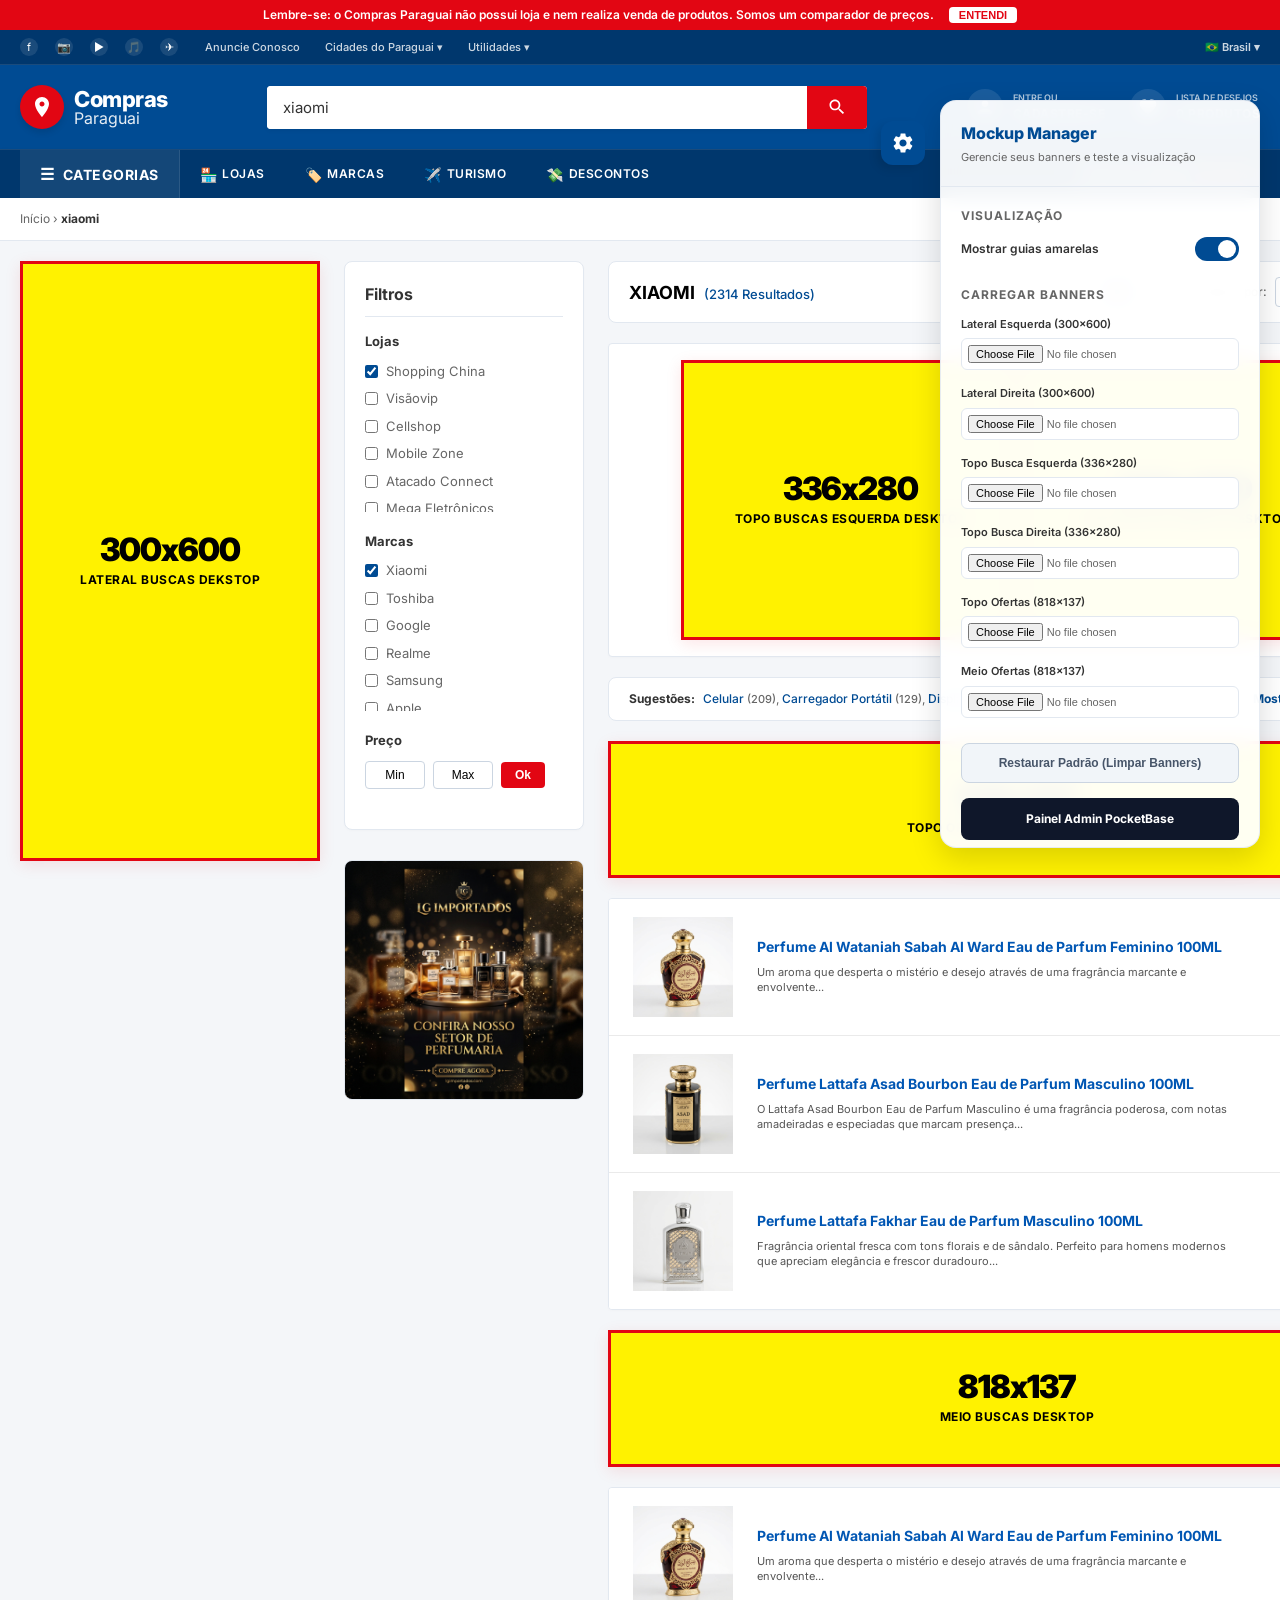
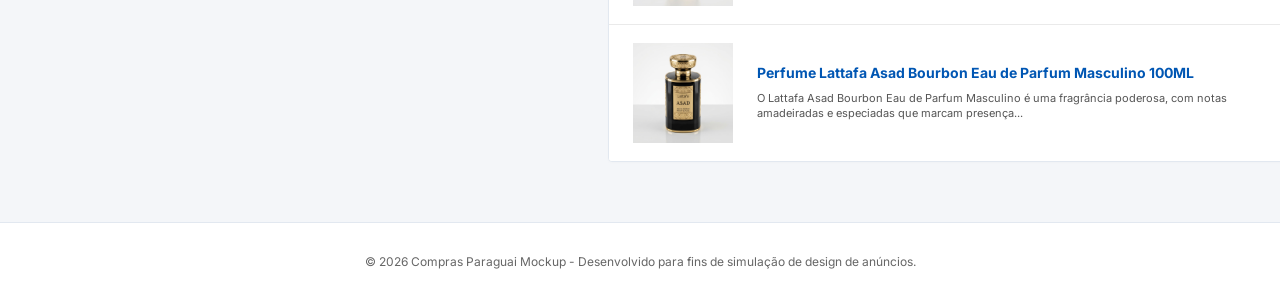
<file: index.html>
<!DOCTYPE html>
<html lang="pt-BR">
<head>
    <meta charset="UTF-8">
    <meta name="viewport" content="width=device-width, initial-scale=1.0">
    <title>Mockup Compras Paraguai - Testador de Banners</title>
    <link rel="stylesheet" href="styles.css">
    <link rel="preconnect" href="https://fonts.googleapis.com">
    <link rel="preconnect" href="https://fonts.gstatic.com" crossorigin>
    <link href="https://fonts.googleapis.com/css2?family=Inter:wght@300;400;500;600;700;800&display=swap" rel="stylesheet">
</head>
<body>

    <!-- PAINEL DE CONTROLE FLUTUANTE (MOCKUP MANAGER) -->
    <div id="mockup-panel" class="mockup-panel collapsed">
        <button id="panel-toggle" class="panel-toggle" title="Abrir/Fechar Painel de Controle">
            <svg viewBox="0 0 24 24" width="24" height="24">
                <path fill="currentColor" d="M19.14,12.94c0.04-0.3,0.06-0.61,0.06-0.94c0-0.32-0.02-0.64-0.07-0.94l2.03-1.58c0.18-0.14,0.23-0.41,0.12-0.61 l-1.92-3.32c-0.12-0.22-0.37-0.29-0.59-0.22l-2.39,0.96c-0.5-0.38-1.03-0.7-1.62-0.94L14.4,2.81c-0.04-0.24-0.24-0.41-0.48-0.41 h-3.84c-0.24,0-0.43,0.17-0.47,0.41L9.25,5.35C8.66,5.59,8.12,5.92,7.63,6.29L5.24,5.33c-0.22-0.08-0.47,0-0.59,0.22L2.74,8.87 C2.62,9.08,2.66,9.34,2.86,9.48l2.03,1.58C4.84,11.36,4.8,11.69,4.8,12s0.04,0.64,0.07,0.94l-2.03,1.58 c-0.18,0.14-0.23,0.41-0.12,0.61l1.92,3.32c0.12,0.22,0.37,0.29,0.59,0.22l2.39-0.96c0.5,0.38,1.03,0.7,1.62,0.94l0.36,2.54 c0.05,0.24,0.24,0.41,0.48,0.41h3.84c0.24,0,0.43-0.17,0.47-0.41l0.36-2.54c0.59-0.24,1.13-0.56,1.62-0.94l2.39,0.96 c0.22,0.08,0.47,0,0.59-0.22l1.92-3.32c0.12-0.22,0.07-0.47-0.12-0.61L19.14,12.94z M12,15.6c-1.98,0-3.6-1.62-3.6-3.6 s1.62-3.6,3.6-3.6s3.6,1.62,3.6,3.6S13.98,15.6,12,15.6z"/>
            </svg>
        </button>
        <div class="panel-header">
            <h2>Mockup Manager</h2>
            <p>Gerencie seus banners e teste a visualização</p>
        </div>
        <div class="panel-content">
            <div class="panel-section">
                <h3>Visualização</h3>
                <div class="switch-container">
                    <span class="switch-label">Mostrar guias amarelas</span>
                    <label class="switch">
                        <input type="checkbox" id="toggle-guides" checked>
                        <span class="slider round"></span>
                    </label>
                </div>
            </div>

            <div class="panel-section">
                <h3>Carregar Banners</h3>
                
                <div class="banner-uploader-item">
                    <label>Lateral Esquerda (300x600)</label>
                    <input type="file" data-banner="lateral-esquerda" accept="image/*">
                </div>
                
                <div class="banner-uploader-item">
                    <label>Lateral Direita (300x600)</label>
                    <input type="file" data-banner="lateral-direita" accept="image/*">
                </div>
                
                <div class="banner-uploader-item">
                    <label>Topo Busca Esquerda (336x280)</label>
                    <input type="file" data-banner="topo-esquerda" accept="image/*">
                </div>
                
                <div class="banner-uploader-item">
                    <label>Topo Busca Direita (336x280)</label>
                    <input type="file" data-banner="topo-direita" accept="image/*">
                </div>
                
                <div class="banner-uploader-item">
                    <label>Topo Ofertas (818x137)</label>
                    <input type="file" data-banner="topo-ofertas" accept="image/*">
                </div>
                
                <div class="banner-uploader-item">
                    <label>Meio Ofertas (818x137)</label>
                    <input type="file" data-banner="meio-ofertas" accept="image/*">
                </div>
            </div>

            <button id="reset-all" class="panel-btn reset-btn">Restaurar Padrão (Limpar Banners)</button>
            <button id="btn-save-to-pb" class="panel-btn save-pb-btn" style="display:none;">💾 Salvar Alterações no PocketBase</button>
            <a href="login.html" class="panel-btn admin-btn-link" style="display: block; text-align: center; margin-top: 15px; background-color: #0f172a; color: white; border-radius: 8px; padding: 12px; font-weight: 700; font-family: var(--font-main);">Painel Admin PocketBase</a>
        </div>
    </div>

    <!-- SITE PRINCIPAL (REPLICA COMPRAS PARAGUAI) -->
    <div id="site-wrapper" class="site-wrapper">

        <!-- Barra Vermelha de Aviso Superior -->
        <header class="top-announcement-bar">
            <div class="container-announcement">
                <span>Lembre-se: o Compras Paraguai não possui loja e nem realiza venda de produtos. Somos um comparador de preços.</span>
                <button class="btn-entendi">ENTENDI</button>
            </div>
        </header>

        <!-- Barra Superior Azul de Navegação Auxiliar -->
        <div class="top-nav-bar">
            <div class="container top-nav-flex">
                <div class="social-links">
                    <a href="#" aria-label="Facebook"><span class="icon-social">f</span></a>
                    <a href="#" aria-label="Instagram"><span class="icon-social">📷</span></a>
                    <a href="#" aria-label="YouTube"><span class="icon-social">▶</span></a>
                    <a href="#" aria-label="TikTok"><span class="icon-social">🎵</span></a>
                    <a href="#" aria-label="Telegram"><span class="icon-social">✈</span></a>
                    <a href="#" class="top-link">Anuncie Conosco</a>
                    <a href="#" class="top-link">Cidades do Paraguai ▾</a>
                    <a href="#" class="top-link">Utilidades ▾</a>
                </div>
                <div class="language-selector">
                    <span class="flag-br">🇧🇷</span> Brasil ▾
                </div>
            </div>
        </div>

        <!-- Header Principal Azul -->
        <header class="main-header">
            <div class="container header-flex">
                <!-- Logotipo Compras Paraguai -->
                <a href="#" class="logo-container">
                    <div class="logo-icon">
                        <svg viewBox="0 0 24 24" width="24" height="24" fill="white">
                            <path d="M12 2C8.13 2 5 5.13 5 9c0 5.25 7 13 7 13s7-7.75 7-13c0-3.87-3.13-7-7-7zm0 9.5c-1.38 0-2.5-1.12-2.5-2.5s1.12-2.5 2.5-2.5 2.5 1.12 2.5 2.5-1.12 2.5-2.5 2.5z"/>
                        </svg>
                    </div>
                    <div class="logo-text">
                        <span class="logo-main">Compras</span>
                        <span class="logo-sub">Paraguai</span>
                    </div>
                </a>

                <!-- Barra de Busca -->
                <div class="search-container">
                    <input type="text" class="search-input" value="xiaomi" placeholder="O que você procura?">
                    <button class="search-button" aria-label="Buscar">
                        <svg viewBox="0 0 24 24" width="20" height="20" fill="white">
                            <path d="M15.5 14h-.79l-.28-.27C15.41 12.59 16 11.11 16 9.5 16 5.91 13.09 3 9.5 3S3 5.91 3 9.5 5.91 16 9.5 16c1.61 0 3.09-.59 4.23-1.57l.27.28v.79l5 4.99L20.49 19l-4.99-5zm-6 0C7.01 14 5 11.99 5 9.5S7.01 5 9.5 5 14 7.01 14 9.5 11.99 14 9.5 14z"/>
                        </svg>
                    </button>
                </div>

                <!-- Ações do Usuário (Entrar / Desejos) -->
                <div class="user-actions">
                    <a href="#" class="user-account">
                        <div class="action-icon">
                            <svg viewBox="0 0 24 24" width="20" height="20" fill="white">
                                <path d="M12 12c2.21 0 4-1.79 4-4s-1.79-4-4-4-4 1.79-4 4 1.79 4 4 4zm0 2c-2.67 0-8 1.34-8 4v2h16v-2c0-2.66-5.33-4-8-4z"/>
                            </svg>
                        </div>
                        <div class="action-text">
                            <span class="action-small">ENTRE OU</span>
                            <span class="action-bold">CADASTRE-SE</span>
                        </div>
                    </a>
                    <a href="#" class="wishlist">
                        <div class="action-icon">
                            <svg viewBox="0 0 24 24" width="20" height="20" fill="white">
                                <path d="M12 21.35l-1.45-1.32C5.4 15.36 2 12.28 2 8.5 2 5.42 4.42 3 7.5 3c1.74 0 3.41.81 4.5 2.09C13.09 3.81 14.76 3 16.5 3 19.58 3 22 5.42 22 8.5c0 3.78-3.4 6.86-8.55 11.54L12 21.35z"/>
                            </svg>
                        </div>
                        <div class="action-text">
                            <span class="action-small">LISTA DE DESEJOS</span>
                            <span class="action-bold">0 PRODUTOS</span>
                        </div>
                    </a>
                </div>
            </div>
        </header>

        <!-- Barra de Categorias e Cotação do Dólar -->
        <nav class="categories-nav">
            <div class="container nav-flex">
                <div class="nav-links">
                    <a href="#" class="menu-categories">
                        <span class="burger-icon">☰</span> CATEGORIAS
                    </a>
                    <a href="#" class="nav-item"><span class="icon-nav">🏪</span> LOJAS</a>
                    <a href="#" class="nav-item"><span class="icon-nav">🏷️</span> MARCAS</a>
                    <a href="#" class="nav-item"><span class="icon-nav">✈️</span> TURISMO</a>
                    <a href="#" class="nav-item"><span class="icon-nav">💸</span> DESCONTOS</a>
                </div>
                <div class="dolar-today">
                    <span class="dolar-label">Dólar hoje:</span>
                    <span class="dolar-value">R$ 5,27</span>
                    <span class="dolar-trend-down">▼ 0,38%</span>
                </div>
            </div>
        </nav>

        <!-- Caminho de Navegação (Breadcrumb) -->
        <div class="breadcrumb-container">
            <div class="container">
                <p class="breadcrumb">Início &rsaquo; <span>xiaomi</span></p>
            </div>
        </div>

        <!-- CONTEÚDO PRINCIPAL (GRID 4 COLUNAS) -->
        <main class="main-content container">

            <!-- COLUNA 1: BANNER LATERAL ESQUERDA -->
            <aside class="sidebar-left-banner">
                <!-- Banner Lateral Esquerda 300x600 -->
                <div class="mockup-banner-area banner-300x600 show-guides" data-banner-id="lateral-esquerda">
                    <input type="file" class="banner-file-input" accept="image/*">
                    <div class="banner-placeholder">
                        <div class="banner-size">300x600</div>
                        <div class="banner-label">LATERAL BUSCAS DEKSTOP</div>
                    </div>
                    <div class="banner-hover-overlay">
                        <span>Clique ou arraste para carregar (300x600)</span>
                    </div>
                </div>
            </aside>

            <!-- COLUNA 2: FILTROS E AD LG -->
            <aside class="sidebar-filters">
                <!-- Filtros -->
                <div class="filters-box">
                    <h3>Filtros</h3>
                    
                    <div class="filter-group">
                        <h4>Lojas</h4>
                        <div class="filter-options scrollable-options">
                            <label><input type="checkbox" checked> Shopping China</label>
                            <label><input type="checkbox"> Visãovip</label>
                            <label><input type="checkbox"> Cellshop</label>
                            <label><input type="checkbox"> Mobile Zone</label>
                            <label><input type="checkbox"> Atacado Connect</label>
                            <label><input type="checkbox"> Mega Eletrônicos</label>
                            <label><input type="checkbox"> Pioneer International</label>
                        </div>
                    </div>

                    <div class="filter-group">
                        <h4>Marcas</h4>
                        <div class="filter-options scrollable-options">
                            <label><input type="checkbox" checked> Xiaomi</label>
                            <label><input type="checkbox"> Toshiba</label>
                            <label><input type="checkbox"> Google</label>
                            <label><input type="checkbox"> Realme</label>
                            <label><input type="checkbox"> Samsung</label>
                            <label><input type="checkbox"> Apple</label>
                            <label><input type="checkbox"> LG</label>
                        </div>
                    </div>

                    <div class="filter-group">
                        <h4>Preço</h4>
                        <div class="price-inputs">
                            <input type="text" placeholder="Min" class="price-input" value="Min">
                            <input type="text" placeholder="Max" class="price-input" value="Max">
                            <button class="btn-price-ok">Ok</button>
                        </div>
                    </div>
                </div>

                <!-- Banner Vertical Fixo (LG Importados) -->
                <div class="fixed-ad-container">
                    <img src="assets/banner_lg.png" alt="LG Importados Banner" class="sidebar-ad-img">
                </div>
            </aside>

            <!-- COLUNA CENTRAL (CONTEÚDO) -->
            <section class="content-center">
                <!-- Barra de Informações de Busca e Ordenação -->
                <div class="search-results-header">
                    <h2>XIAOMI <span class="results-count">(2314 Resultados)</span></h2>
                    <div class="results-controls">
                        <div class="view-modes">
                            <button class="btn-view-mode active" title="Modo Lista">☰</button>
                            <button class="btn-view-mode" title="Modo Grid">☷</button>
                        </div>
                        <div class="sort-selector">
                            <span class="sort-label">Ordenar por:</span>
                            <select class="sort-select">
                                <option>Relevância</option>
                                <option>Menor Preço</option>
                                <option>Maior Preço</option>
                                <option>Mais Vendidos</option>
                            </select>
                        </div>
                    </div>
                </div>

                <!-- Espaço Banners Duplos (336x280 cada) -->
                <div class="banners-row">
                    <!-- Banner Esquerdo 336x280 -->
                    <div class="mockup-banner-area banner-336x280 show-guides" data-banner-id="topo-esquerda">
                        <input type="file" class="banner-file-input" accept="image/*">
                        <div class="banner-placeholder">
                            <div class="banner-size">336x280</div>
                            <div class="banner-label">TOPO BUSCAS ESQUERDA DESKTOP</div>
                        </div>
                        <div class="banner-hover-overlay">
                            <span>Clique ou arraste para carregar (336x280)</span>
                        </div>
                    </div>

                    <!-- Banner Direito 336x280 -->
                    <div class="mockup-banner-area banner-336x280 show-guides" data-banner-id="topo-direita">
                        <input type="file" class="banner-file-input" accept="image/*">
                        <div class="banner-placeholder">
                            <div class="banner-size">336x280</div>
                            <div class="banner-label">TOPO BUSCAS DIREITA DESKTOP</div>
                        </div>
                        <div class="banner-hover-overlay">
                            <span>Clique ou arraste para carregar (336x280)</span>
                        </div>
                    </div>
                </div>

                <!-- Sugestões de Categorias -->
                <div class="suggestions-bar">
                    <span class="suggestions-title">Sugestões:</span>
                    <a href="#" class="suggestion-tag text-blue">Celular <span class="tag-count">(209)</span></a>,
                    <a href="#" class="suggestion-tag text-blue">Carregador Portátil <span class="tag-count">(129)</span></a>,
                    <a href="#" class="suggestion-tag text-blue">Display <span class="tag-count">(107)</span></a>,
                    <a href="#" class="suggestion-tag text-blue">Carregador de Tomada <span class="tag-count">(106)</span></a>,
                    <a href="#" class="suggestion-tag text-blue">Relógio <span class="tag-count">(94)</span></a>
                    <span class="show-more-suggestions">Mostrar mais [+]</span>
                </div>

                <!-- Banner Horizontal Ofertas Topo (818x137) -->
                <div class="mockup-banner-area banner-818x137 show-guides" data-banner-id="topo-ofertas">
                    <input type="file" class="banner-file-input" accept="image/*">
                    <div class="banner-placeholder">
                        <div class="banner-size">818x137</div>
                        <div class="banner-label">TOPO OFERTAS BUSCAS DESKTOP</div>
                    </div>
                    <div class="banner-hover-overlay">
                        <span>Clique ou arraste para carregar (818x137)</span>
                    </div>
                </div>

                <!-- Listagem de Produtos - Perfumes -->
                <div class="products-list">
                    
                    <!-- Produto 1 -->
                    <div class="product-item">
                        <div class="product-img-container">
                            <img src="assets/perfume_sabah.png" alt="Perfume Al Wataniah Sabah Al Ward" class="product-img">
                        </div>
                        <div class="product-info">
                            <h3 class="product-title"><a href="#">Perfume Al Wataniah Sabah Al Ward Eau de Parfum Feminino 100ML</a></h3>
                            <p class="product-description">Um aroma que desperta o mistério e desejo através de uma fragrância marcante e envolvente...</p>
                        </div>
                        <div class="product-pricing">
                            <div class="price-container">
                                <span class="price-usd-label">A partir de:</span>
                                <span class="price-usd">US$ 11,25</span>
                                <span class="price-brl">R$ 59,29</span>
                            </div>
                            <button class="btn-offers">42 OFERTAS</button>
                        </div>
                    </div>

                    <!-- Produto 2 -->
                    <div class="product-item">
                        <div class="product-img-container">
                            <img src="assets/perfume_asad.png" alt="Perfume Lattafa Asad Bourbon" class="product-img">
                        </div>
                        <div class="product-info">
                            <h3 class="product-title"><a href="#">Perfume Lattafa Asad Bourbon Eau de Parfum Masculino 100ML</a></h3>
                            <p class="product-description">O Lattafa Asad Bourbon Eau de Parfum Masculino é uma fragrância poderosa, com notas amadeiradas e especiadas que marcam presença...</p>
                        </div>
                        <div class="product-pricing">
                            <div class="price-container">
                                <span class="price-usd-label">A partir de:</span>
                                <span class="price-usd">US$ 22,50</span>
                                <span class="price-brl">R$ 118,57</span>
                            </div>
                            <button class="btn-offers">39 OFERTAS</button>
                        </div>
                    </div>

                    <!-- Produto 3 -->
                    <div class="product-item">
                        <div class="product-img-container">
                            <img src="assets/perfume_fakhar.png" alt="Perfume Lattafa Fakhar" class="product-img">
                        </div>
                        <div class="product-info">
                            <h3 class="product-title"><a href="#">Perfume Lattafa Fakhar Eau de Parfum Masculino 100ML</a></h3>
                            <p class="product-description">Fragrância oriental fresca com tons florais e de sândalo. Perfeito para homens modernos que apreciam elegância e frescor duradouro...</p>
                        </div>
                        <div class="product-pricing">
                            <div class="price-container">
                                <span class="price-usd-label">A partir de:</span>
                                <span class="price-usd">US$ 18,99</span>
                                <span class="price-brl">R$ 100,08</span>
                            </div>
                            <button class="btn-offers">44 OFERTAS</button>
                        </div>
                    </div>

                </div>

                <!-- Banner Horizontal Meio (818x137) -->
                <div class="mockup-banner-area banner-818x137 show-guides" data-banner-id="meio-ofertas">
                    <input type="file" class="banner-file-input" accept="image/*">
                    <div class="banner-placeholder">
                        <div class="banner-size">818x137</div>
                        <div class="banner-label">MEIO BUSCAS DESKTOP</div>
                    </div>
                    <div class="banner-hover-overlay">
                        <span>Clique ou arraste para carregar (818x137)</span>
                    </div>
                </div>

                <!-- Mais Produtos abaixo do Banner de Meio para Simulação Completa -->
                <div class="products-list">
                    <!-- Produto 4 (Repetição para simular fluxo) -->
                    <div class="product-item">
                        <div class="product-img-container">
                            <img src="assets/perfume_sabah.png" alt="Perfume Al Wataniah Sabah Al Ward" class="product-img">
                        </div>
                        <div class="product-info">
                            <h3 class="product-title"><a href="#">Perfume Al Wataniah Sabah Al Ward Eau de Parfum Feminino 100ML</a></h3>
                            <p class="product-description">Um aroma que desperta o mistério e desejo através de uma fragrância marcante e envolvente...</p>
                        </div>
                        <div class="product-pricing">
                            <div class="price-container">
                                <span class="price-usd-label">A partir de:</span>
                                <span class="price-usd">US$ 11,25</span>
                                <span class="price-brl">R$ 59,29</span>
                            </div>
                            <button class="btn-offers">42 OFERTAS</button>
                        </div>
                    </div>

                    <!-- Produto 5 (Repetição para simular fluxo) -->
                    <div class="product-item">
                        <div class="product-img-container">
                            <img src="assets/perfume_asad.png" alt="Perfume Lattafa Asad Bourbon" class="product-img">
                        </div>
                        <div class="product-info">
                            <h3 class="product-title"><a href="#">Perfume Lattafa Asad Bourbon Eau de Parfum Masculino 100ML</a></h3>
                            <p class="product-description">O Lattafa Asad Bourbon Eau de Parfum Masculino é uma fragrância poderosa, com notas amadeiradas e especiadas que marcam presença...</p>
                        </div>
                        <div class="product-pricing">
                            <div class="price-container">
                                <span class="price-usd-label">A partir de:</span>
                                <span class="price-usd">US$ 22,50</span>
                                <span class="price-brl">R$ 118,57</span>
                            </div>
                            <button class="btn-offers">39 OFERTAS</button>
                        </div>
                    </div>
                </div>

            </section>

            <!-- COLUNA DIREITA -->
            <aside class="sidebar-right">
                <!-- Banner Lateral Direita 300x600 -->
                <div class="mockup-banner-area banner-300x600 show-guides" data-banner-id="lateral-direita">
                    <input type="file" class="banner-file-input" accept="image/*">
                    <div class="banner-placeholder">
                        <div class="banner-size">300x600</div>
                        <div class="banner-label">LATERAL BUSCAS DEKSTOP</div>
                    </div>
                    <div class="banner-hover-overlay">
                        <span>Clique ou arraste para carregar (300x600)</span>
                    </div>
                </div>
            </aside>

        </main>

        <!-- Rodapé do Site -->
        <footer class="main-footer">
            <div class="container footer-content">
                <p>&copy; 2026 Compras Paraguai Mockup - Desenvolvido para fins de simulação de design de anúncios.</p>
            </div>
        </footer>

    </div>

    <script src="config.js"></script>
    <script src="script.js"></script>
</body>
</html>
</file>
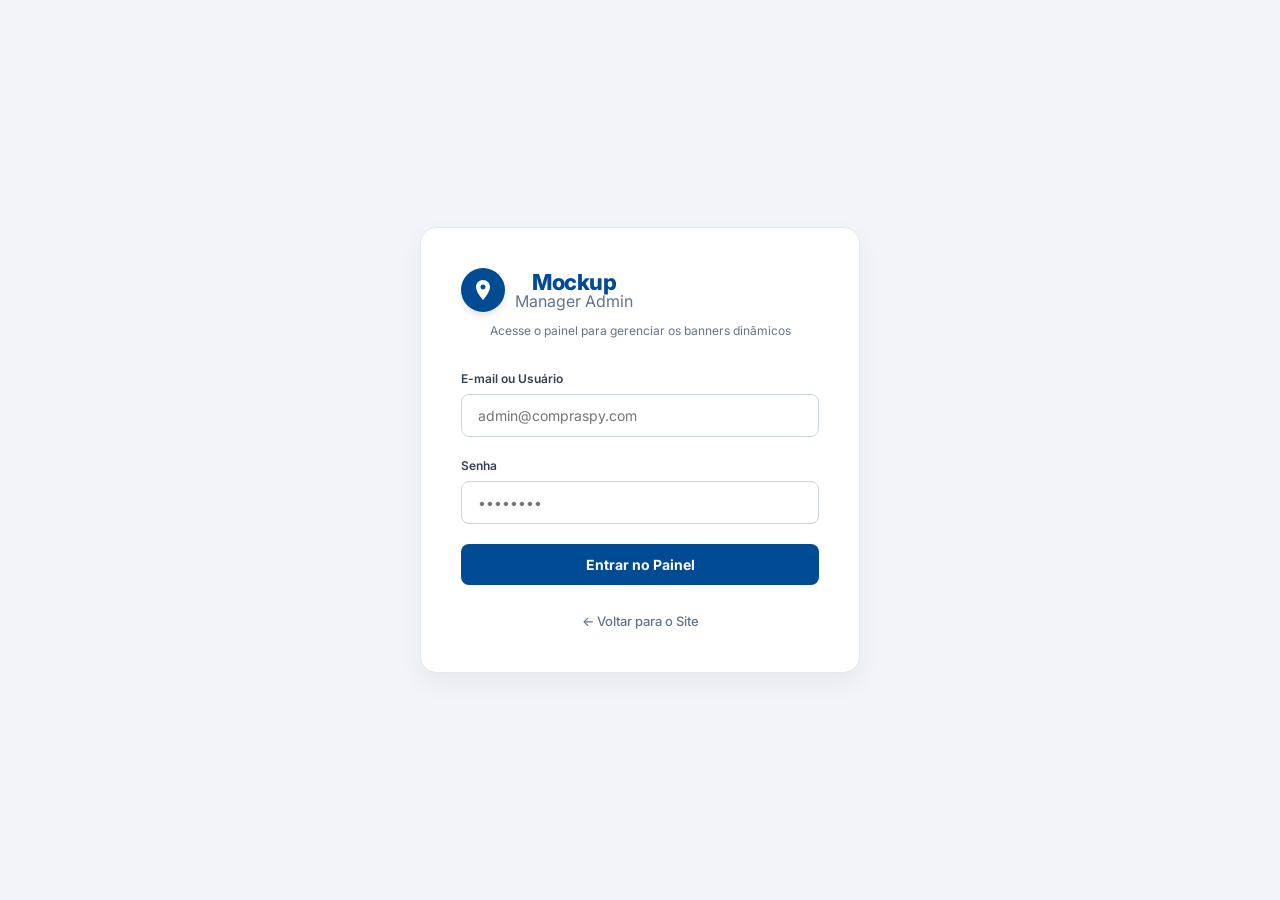
<file: admin.html>
<!DOCTYPE html>
<html lang="pt-BR">
<head>
    <meta charset="UTF-8">
    <meta name="viewport" content="width=device-width, initial-scale=1.0">
    <title>Painel Administrativo - Mockup Compras Paraguai</title>
    <link rel="stylesheet" href="styles.css">
    <link rel="preconnect" href="https://fonts.googleapis.com">
    <link rel="preconnect" href="https://fonts.gstatic.com" crossorigin>
    <link href="https://fonts.googleapis.com/css2?family=Inter:wght@300;400;500;600;700;800&display=swap" rel="stylesheet">
</head>
<body class="admin-body">

    <div class="admin-wrapper">
        <!-- Sidebar do Admin -->
        <aside class="admin-sidebar">
            <div class="admin-logo">
                <div class="logo-icon">
                    <svg viewBox="0 0 24 24" width="24" height="24" fill="white">
                        <path d="M12 2C8.13 2 5 5.13 5 9c0 5.25 7 13 7 13s7-7.75 7-13c0-3.87-3.13-7-7-7zm0 9.5c-1.38 0-2.5-1.12-2.5-2.5s1.12-2.5 2.5-2.5 2.5 1.12 2.5 2.5-1.12 2.5-2.5 2.5z"/>
                    </svg>
                </div>
                <div class="logo-text">
                    <span class="logo-main">Mockup</span>
                    <span class="logo-sub">Manager</span>
                </div>
            </div>
            
            <div class="admin-user-info">
                <p class="user-welcome">Olá, <span id="admin-username">Administrador</span></p>
                <button id="btn-logout" class="logout-btn-link">Sair do Painel</button>
            </div>

            <nav class="admin-nav">
                <button class="admin-nav-item active" id="nav-list">
                    <span class="icon-nav">📋</span> Lista de Mockups
                </button>
                <button class="admin-nav-item" id="nav-new-mockup">
                    <span class="icon-nav">➕</span> Novo Mockup
                </button>
                <a href="index.html" class="admin-nav-item view-site-item">
                    <span class="icon-nav">👁️</span> Ver Site Mockup
                </a>
            </nav>
        </aside>

        <!-- Área de Conteúdo Principal -->
        <main class="admin-main">
            <header class="admin-header">
                <h1 id="page-title">Gerenciador de Mockups</h1>
                <p id="page-subtitle">Crie e configure os banners dinâmicos do site parceiro</p>
            </header>

            <div class="admin-content-card">
                
                <!-- SEÇÃO 1: LISTAGEM DE MOCKUPS -->
                <section id="section-list" class="admin-section">
                    <div class="section-header">
                        <h2>Mockups Cadastrados</h2>
                        <span class="mockups-count" id="mockups-count">Carregando...</span>
                    </div>

                    <div class="table-container">
                        <table class="mockups-table">
                            <thead>
                                <tr>
                                    <th>Palavra de Busca</th>
                                    <th>Banners Configurados</th>
                                    <th>Criado em</th>
                                    <th class="actions-col">Ações</th>
                                </tr>
                            </thead>
                            <tbody id="mockups-list-body">
                                <tr>
                                    <td colspan="4" class="text-center py-4">Buscando registros no banco de dados...</td>
                                </tr>
                            </tbody>
                        </table>
                    </div>
                </section>

                <!-- SEÇÃO 2: FORMULÁRIO DE CADASTRO/EDIÇÃO -->
                <section id="section-form" class="admin-section hidden">
                    <div class="section-header">
                        <h2 id="form-section-title">Cadastrar Novo Mockup</h2>
                        <button type="button" class="btn-secondary" id="btn-cancel">Cancelar</button>
                    </div>

                    <form id="mockup-form" class="mockup-admin-form">
                        <input type="hidden" id="mockup-id">

                        <div class="form-group-full">
                            <label for="search_term">Palavra-chave de Busca (ex: xiaomi, iphone, perfume)</label>
                            <input type="text" id="search_term" required placeholder="Digite a palavra de busca exata..." class="input-styled">
                            <p class="form-helper">Quando o visitante buscar por esse termo exato, os banners correspondentes serão exibidos.</p>
                        </div>

                        <div class="form-grid-banners">
                            
                            <!-- Banner 1: Lateral Esquerda -->
                            <div class="banner-form-card">
                                <h4>Lateral Esquerda (300x600)</h4>
                                <div class="banner-preview" id="preview-lateral-esq">Sem imagem</div>
                                <input type="file" id="file-lateral-esq" accept="image/*" class="file-styled">
                            </div>

                            <!-- Banner 2: Lateral Direita -->
                            <div class="banner-form-card">
                                <h4>Lateral Direita (300x600)</h4>
                                <div class="banner-preview" id="preview-lateral-dir">Sem imagem</div>
                                <input type="file" id="file-lateral-dir" accept="image/*" class="file-styled">
                            </div>

                            <!-- Banner 3: Topo Busca Esquerda -->
                            <div class="banner-form-card">
                                <h4>Topo Esquerda (336x280)</h4>
                                <div class="banner-preview" id="preview-topo-esq">Sem imagem</div>
                                <input type="file" id="file-topo-esq" accept="image/*" class="file-styled">
                            </div>

                            <!-- Banner 4: Topo Busca Direita -->
                            <div class="banner-form-card">
                                <h4>Topo Direita (336x280)</h4>
                                <div class="banner-preview" id="preview-topo-dir">Sem imagem</div>
                                <input type="file" id="file-topo-dir" accept="image/*" class="file-styled">
                            </div>

                            <!-- Banner 5: Topo Ofertas -->
                            <div class="banner-form-card banner-form-wide">
                                <h4>Topo Ofertas (818x137)</h4>
                                <div class="banner-preview preview-wide" id="preview-topo-ofertas">Sem imagem</div>
                                <input type="file" id="file-topo-ofertas" accept="image/*" class="file-styled">
                            </div>

                            <!-- Banner 6: Meio Ofertas -->
                            <div class="banner-form-card banner-form-wide">
                                <h4>Meio Ofertas (818x137)</h4>
                                <div class="banner-preview preview-wide" id="preview-meio-ofertas">Sem imagem</div>
                                <input type="file" id="file-meio-ofertas" accept="image/*" class="file-styled">
                            </div>

                        </div>

                        <div class="form-actions">
                            <button type="button" class="btn-danger hidden" id="btn-delete">Excluir Mockup</button>
                            <button type="submit" class="btn-primary" id="btn-submit">Salvar Mockup</button>
                        </div>
                    </form>
                </section>

            </div>
        </main>
    </div>

    <script src="config.js"></script>
    <script>
        document.addEventListener('DOMContentLoaded', () => {
            // Elementos de Navegação e Seções
            const navList = document.getElementById('nav-list');
            const navNewMockup = document.getElementById('nav-new-mockup');
            const sectionList = document.getElementById('section-list');
            const sectionForm = document.getElementById('section-form');
            const pageTitle = document.getElementById('page-title');
            const pageSubtitle = document.getElementById('page-subtitle');
            const adminUsername = document.getElementById('admin-username');
            const btnLogout = document.getElementById('btn-logout');

            // Formulário e Inputs
            const mockupForm = document.getElementById('mockup-form');
            const mockupIdInput = document.getElementById('mockup-id');
            const searchTermInput = document.getElementById('search_term');
            const btnCancel = document.getElementById('btn-cancel');
            const btnDelete = document.getElementById('btn-delete');
            const btnSubmit = document.getElementById('btn-submit');
            const formSectionTitle = document.getElementById('form-section-title');

            // Inputs de Arquivos
            const files = {
                banner_lateral_esq: document.getElementById('file-lateral-esq'),
                banner_lateral_dir: document.getElementById('file-lateral-dir'),
                banner_topo_esq: document.getElementById('file-topo-esq'),
                banner_topo_dir: document.getElementById('file-topo-dir'),
                banner_topo_ofertas: document.getElementById('file-topo-ofertas'),
                banner_meio_ofertas: document.getElementById('file-meio-ofertas')
            };

            // Previews das Imagens
            const previews = {
                banner_lateral_esq: document.getElementById('preview-lateral-esq'),
                banner_lateral_dir: document.getElementById('preview-lateral-dir'),
                banner_topo_esq: document.getElementById('preview-topo-esq'),
                banner_topo_dir: document.getElementById('preview-topo-dir'),
                banner_topo_ofertas: document.getElementById('preview-topo-ofertas'),
                banner_meio_ofertas: document.getElementById('preview-meio-ofertas')
            };

            // Armazenamento em memória dos mockups listados
            let mockupsList = [];

            // ==========================================
            // 1. SEGURANÇA E AUTENTICAÇÃO
            // ==========================================

            const token = localStorage.getItem('pocketbase_auth_token');
            const userStr = localStorage.getItem('pocketbase_auth_user');

            if (!token || !userStr) {
                // Redireciona para o login se não houver dados de autenticação
                window.location.href = 'login.html';
                return;
            }

            const user = JSON.parse(userStr);
            adminUsername.textContent = user.username || user.email || 'Administrador';

            btnLogout.addEventListener('click', () => {
                localStorage.removeItem('pocketbase_auth_token');
                localStorage.removeItem('pocketbase_auth_user');
                window.location.href = 'login.html';
            });

            // ==========================================
            // 2. NAVEGAÇÃO ENTRE TELAS
            // ==========================================

            function showListScreen() {
                navList.classList.add('active');
                navNewMockup.classList.remove('active');
                sectionList.classList.remove('hidden');
                sectionForm.classList.add('hidden');
                pageTitle.textContent = 'Gerenciador de Mockups';
                pageSubtitle.textContent = 'Crie e configure os banners dinâmicos do site parceiro';
                loadMockups();
            }

            function showFormScreen(isEdit = false) {
                navList.classList.remove('active');
                navNewMockup.classList.add('active');
                sectionList.classList.add('hidden');
                sectionForm.classList.remove('hidden');
                
                if (isEdit) {
                    formSectionTitle.textContent = 'Editar Mockup';
                    btnDelete.classList.remove('hidden');
                    btnSubmit.textContent = 'Atualizar Mockup';
                } else {
                    formSectionTitle.textContent = 'Cadastrar Novo Mockup';
                    btnDelete.classList.add('hidden');
                    btnSubmit.textContent = 'Salvar Mockup';
                    resetForm();
                }
            }

            navList.addEventListener('click', showListScreen);
            navNewMockup.addEventListener('click', () => showFormScreen(false));
            btnCancel.addEventListener('click', showListScreen);

            // ==========================================
            // 3. LEITURA E RENDERIZAÇÃO DA TABELA
            // ==========================================

            async function loadMockups() {
                try {
                    const response = await fetch(`${POCKETBASE_URL}/api/collections/mockups/records?sort=-created`, {
                        headers: {
                            'Authorization': `Bearer ${token}`
                        }
                    });

                    const data = await response.json();

                    if (response.ok) {
                        mockupsList = data.items;
                        renderTable(mockupsList);
                        document.getElementById('mockups-count').textContent = `${mockupsList.length} cadastrados`;
                    } else {
                        if (response.status === 401) {
                            // Token expirado ou inválido
                            btnLogout.click();
                        }
                        alert('Erro ao carregar mockups: ' + (data.message || 'Erro desconhecido'));
                    }
                } catch (error) {
                    console.error('Erro de requisição:', error);
                    document.getElementById('mockups-list-body').innerHTML = `
                        <tr>
                            <td colspan="4" class="text-center text-danger py-4">
                                Erro ao conectar com o PocketBase. Verifique se o servidor está ativo.
                            </td>
                        </tr>
                    `;
                }
            }

            function renderTable(items) {
                const body = document.getElementById('mockups-list-body');
                if (items.length === 0) {
                    body.innerHTML = `
                        <tr>
                            <td colspan="4" class="text-center py-4">Nenhum mockup cadastrado. Clique em "Novo Mockup" para começar!</td>
                        </tr>
                    `;
                    return;
                }

                body.innerHTML = items.map(item => {
                    // Contar quantos banners estão preenchidos
                    const bannerKeys = ['banner_lateral_esq', 'banner_lateral_dir', 'banner_topo_esq', 'banner_topo_dir', 'banner_topo_ofertas', 'banner_meio_ofertas'];
                    const configuredCount = bannerKeys.reduce((acc, key) => acc + (item[key] ? 1 : 0), 0);
                    
                    const date = new Date(item.created).toLocaleDateString('pt-BR', {
                        day: '2-digit',
                        month: '2-digit',
                        year: 'numeric',
                        hour: '2-digit',
                        minute: '2-digit'
                    });

                    return `
                        <tr>
                            <td class="font-bold text-blue">${escapeHtml(item.search_term)}</td>
                            <td>
                                <span class="badge ${configuredCount === 6 ? 'badge-success' : 'badge-warning'}">
                                    ${configuredCount} de 6 Banners
                                </span>
                            </td>
                            <td class="text-light">${date}</td>
                            <td class="actions-col">
                                <a class="btn-view-page table-btn-view" href="index.html?busca=${encodeURIComponent(item.search_term)}" target="_blank" title="Ver como aparece no site">👁️ Visualizar</a>
                                <button class="btn-edit table-btn" data-id="${item.id}">Editar</button>
                                <button class="btn-delete-row table-btn-danger" data-id="${item.id}" data-term="${item.search_term}">Excluir</button>
                            </td>
                        </tr>
                    `;
                }).join('');

                // Adiciona eventos aos botões da tabela
                document.querySelectorAll('.btn-edit').forEach(btn => {
                    btn.addEventListener('click', (e) => {
                        const id = e.target.getAttribute('data-id');
                        editMockup(id);
                    });
                });

                document.querySelectorAll('.btn-delete-row').forEach(btn => {
                    btn.addEventListener('click', (e) => {
                        const id = e.target.getAttribute('data-id');
                        const term = e.target.getAttribute('data-term');
                        deleteMockupDirectly(id, term);
                    });
                });
            }

            // Evita ataques XSS ao exibir termos cadastrados
            function escapeHtml(text) {
                const map = {
                    '&': '&amp;',
                    '<': '&lt;',
                    '>': '&gt;',
                    '"': '&quot;',
                    "'": '&#039;'
                };
                return text.replace(/[&<>"']/g, function(m) { return map[m]; });
            }

            // ==========================================
            // 4. PREVISUALIZAÇÃO DE IMAGENS NOS INPUTS
            // ==========================================

            // Configurar alteração nos inputs de arquivos para atualizar os previews na tela do formulário
            Object.keys(files).forEach(key => {
                files[key].addEventListener('change', (e) => {
                    if (e.target.files && e.target.files[0]) {
                        const reader = new FileReader();
                        reader.onload = (event) => {
                            previews[key].style.backgroundImage = `url('${event.target.result}')`;
                            previews[key].textContent = '';
                        };
                        reader.readAsDataURL(e.target.files[0]);
                    }
                });
            });

            // ==========================================
            // 5. CADASTRO / EDIÇÃO DE REGISTROS
            // ==========================================

            function resetForm() {
                mockupIdInput.value = '';
                searchTermInput.value = '';
                Object.keys(files).forEach(key => {
                    files[key].value = '';
                    previews[key].style.backgroundImage = '';
                    previews[key].textContent = 'Sem imagem';
                });
            }

            // Preenche o formulário para edição
            function editMockup(id) {
                const mockup = mockupsList.find(item => item.id === id);
                if (!mockup) return;

                resetForm();
                
                mockupIdInput.value = mockup.id;
                searchTermInput.value = mockup.search_term;

                // Carrega previews das imagens salvas no PocketBase
                const bannerKeys = ['banner_lateral_esq', 'banner_lateral_dir', 'banner_topo_esq', 'banner_topo_dir', 'banner_topo_ofertas', 'banner_meio_ofertas'];
                bannerKeys.forEach(key => {
                    if (mockup[key]) {
                        const imgUrl = `${POCKETBASE_URL}/api/files/${mockup.collectionId}/${mockup.id}/${mockup[key]}`;
                        previews[key].style.backgroundImage = `url('${imgUrl}')`;
                        previews[key].textContent = '';
                    }
                });

                showFormScreen(true);
            }

            // Submit do formulário (Criar ou Atualizar)
            mockupForm.addEventListener('submit', async (e) => {
                e.preventDefault();
                btnSubmit.disabled = true;
                btnSubmit.textContent = 'Enviando arquivos...';

                const recordId = mockupIdInput.value;
                const searchTerm = searchTermInput.value.trim().toLowerCase(); // Salva sempre em minúsculo

                const formData = new FormData();
                formData.append('search_term', searchTerm);

                // Adiciona apenas as imagens que foram selecionadas nos inputs de arquivo
                Object.keys(files).forEach(key => {
                    if (files[key].files && files[key].files[0]) {
                        formData.append(key, files[key].files[0]);
                    }
                });

                const isEdit = !!recordId;
                const url = isEdit 
                    ? `${POCKETBASE_URL}/api/collections/mockups/records/${recordId}`
                    : `${POCKETBASE_URL}/api/collections/mockups/records`;
                
                const method = isEdit ? 'PATCH' : 'POST';

                try {
                    const response = await fetch(url, {
                        method: method,
                        headers: {
                            'Authorization': `Bearer ${token}`
                        },
                        body: formData
                    });

                    const data = await response.json();

                    if (response.ok) {
                        alert(isEdit ? 'Mockup atualizado com sucesso!' : 'Mockup criado com sucesso!');
                        showListScreen();
                    } else {
                        alert('Erro ao salvar mockup: ' + (data.message || JSON.stringify(data.data)));
                        btnSubmit.disabled = false;
                        btnSubmit.textContent = isEdit ? 'Atualizar Mockup' : 'Salvar Mockup';
                    }
                } catch (error) {
                    console.error('Erro de envio:', error);
                    alert('Erro de conexão ao salvar.');
                    btnSubmit.disabled = false;
                    btnSubmit.textContent = isEdit ? 'Atualizar Mockup' : 'Salvar Mockup';
                }
            });

            // ==========================================
            // 6. EXCLUSÃO DE MOCKUPS
            // ==========================================

            // Exclusão pelo formulário de edição
            btnDelete.addEventListener('click', async () => {
                const id = mockupIdInput.value;
                const term = searchTermInput.value;
                if (!id) return;

                if (confirm(`Tem certeza de que deseja excluir permanentemente o mockup da palavra "${term}"?`)) {
                    await executeDeletion(id);
                }
            });

            // Exclusão rápida pela tabela
            async function deleteMockupDirectly(id, term) {
                if (confirm(`Tem certeza de que deseja excluir permanentemente o mockup da palavra "${term}"?`)) {
                    await executeDeletion(id);
                }
            }

            async function executeDeletion(id) {
                try {
                    const response = await fetch(`${POCKETBASE_URL}/api/collections/mockups/records/${id}`, {
                        method: 'DELETE',
                        headers: {
                            'Authorization': `Bearer ${token}`
                        }
                    });

                    if (response.ok || response.status === 204) {
                        alert('Mockup excluído com sucesso!');
                        showListScreen();
                    } else {
                        const data = await response.json();
                        alert('Erro ao excluir: ' + (data.message || 'Erro desconhecido'));
                    }
                } catch (error) {
                    console.error('Erro ao excluir:', error);
                    alert('Erro de rede ao tentar excluir.');
                }
            }

            // ==========================================
            // INICIALIZAÇÃO DO ADMIN
            // ==========================================
            showListScreen();
        });
    </script>
</body>
</html>
</file>
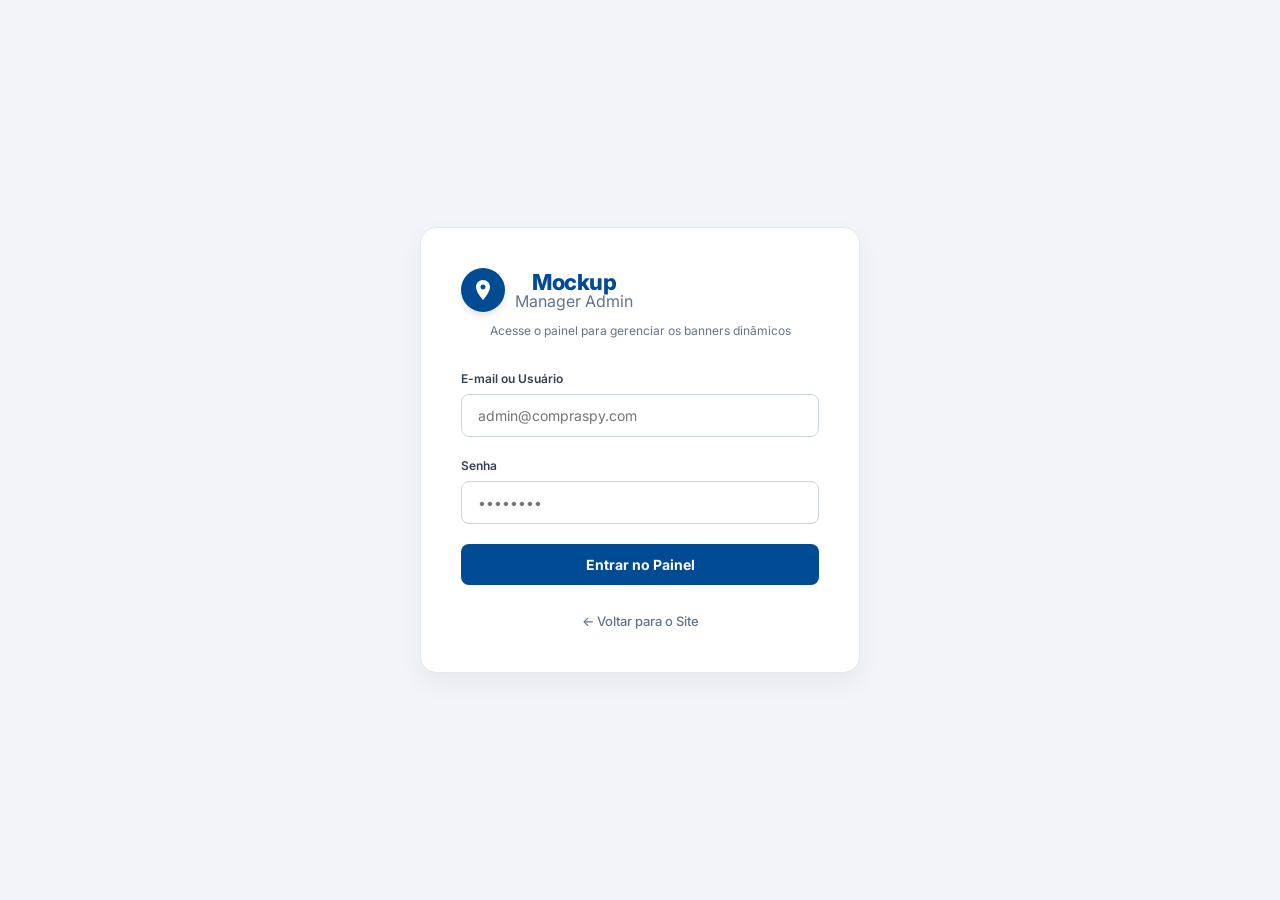
<file: login.html>
<!DOCTYPE html>
<html lang="pt-BR">
<head>
    <meta charset="UTF-8">
    <meta name="viewport" content="width=device-width, initial-scale=1.0">
    <title>Login - Administrador de Mockups</title>
    <link rel="stylesheet" href="styles.css">
    <link rel="preconnect" href="https://fonts.googleapis.com">
    <link rel="preconnect" href="https://fonts.gstatic.com" crossorigin>
    <link href="https://fonts.googleapis.com/css2?family=Inter:wght@300;400;500;600;700;800&display=swap" rel="stylesheet">
</head>
<body class="admin-body">

    <div class="login-wrapper">
        <div class="login-box">
            <div class="login-header">
                <div class="logo-container logo-dark">
                    <div class="logo-icon">
                        <svg viewBox="0 0 24 24" width="24" height="24" fill="white">
                            <path d="M12 2C8.13 2 5 5.13 5 9c0 5.25 7 13 7 13s7-7.75 7-13c0-3.87-3.13-7-7-7zm0 9.5c-1.38 0-2.5-1.12-2.5-2.5s1.12-2.5 2.5-2.5 2.5 1.12 2.5 2.5-1.12 2.5-2.5 2.5z"/>
                        </svg>
                    </div>
                    <div class="logo-text">
                        <span class="logo-main">Mockup</span>
                        <span class="logo-sub">Manager Admin</span>
                    </div>
                </div>
                <p>Acesse o painel para gerenciar os banners dinâmicos</p>
            </div>

            <form id="login-form" class="login-form">
                <div class="form-group">
                    <label for="email">E-mail ou Usuário</label>
                    <input type="text" id="email" required placeholder="admin@compraspy.com">
                </div>
                <div class="form-group">
                    <label for="password">Senha</label>
                    <input type="password" id="password" required placeholder="••••••••">
                </div>
                <button type="submit" id="btn-login" class="login-btn">Entrar no Painel</button>
            </form>
            
            <div class="login-footer">
                <a href="index.html" class="back-link">&larr; Voltar para o Site</a>
            </div>
        </div>
    </div>

    <script src="config.js"></script>
    <script>
        document.addEventListener('DOMContentLoaded', () => {
            const loginForm = document.getElementById('login-form');
            const emailInput = document.getElementById('email');
            const passwordInput = document.getElementById('password');
            const btnLogin = document.getElementById('btn-login');

            // Verifica se já está logado
            const token = localStorage.getItem('pocketbase_auth_token');
            if (token) {
                window.location.href = 'admin.html';
            }

            loginForm.addEventListener('submit', async (e) => {
                e.preventDefault();
                btnLogin.disabled = true;
                btnLogin.textContent = 'Autenticando...';

                const identity = emailInput.value;
                const password = passwordInput.value;

                try {
                    const response = await fetch(`${POCKETBASE_URL}/api/collections/users/auth-with-password`, {
                        method: 'POST',
                        headers: {
                            'Content-Type': 'application/json'
                        },
                        body: JSON.stringify({ identity, password })
                    });

                    const data = await response.json();

                    if (response.ok) {
                        // Salva dados de autenticação no localStorage
                        localStorage.setItem('pocketbase_auth_token', data.token);
                        localStorage.setItem('pocketbase_auth_user', JSON.stringify(data.record));
                        
                        window.location.href = 'admin.html';
                    } else {
                        alert('Erro de login: ' + (data.message || 'Credenciais inválidas'));
                        btnLogin.disabled = false;
                        btnLogin.textContent = 'Entrar no Painel';
                    }
                } catch (error) {
                    console.error('Erro de requisição:', error);
                    alert('Erro ao conectar com o PocketBase. Verifique se o servidor está online em: ' + POCKETBASE_URL);
                    btnLogin.disabled = false;
                    btnLogin.textContent = 'Entrar no Painel';
                }
            });
        });
    </script>
</body>
</html>
</file>
<file: styles.css>
/* ==========================================
   MOCKUP COMPRAS PARAGUAI - ESTILOS GERAIS
   ========================================== */

:root {
    --color-primary: #004b93;      /* Azul principal */
    --color-primary-dark: #00376d; /* Azul escuro */
    --color-accent: #e20613;       /* Vermelho */
    --color-accent-hover: #b8050f; /* Vermelho hover */
    --color-bg: #f4f6f9;           /* Cinza de fundo do site */
    --color-text-dark: #333333;    /* Texto escuro */
    --color-text-light: #666666;   /* Texto secundário */
    --color-border: #e2e8f0;       /* Cor das bordas */
    --color-yellow-mockup: #fff200;/* Amarelo do mockup */
    --font-main: 'Inter', sans-serif;
}

* {
    margin: 0;
    padding: 0;
    box-sizing: border-box;
}

body {
    font-family: var(--font-main);
    background-color: var(--color-bg);
    color: var(--color-text-dark);
    font-size: 14px;
    line-height: 1.5;
}

a {
    color: inherit;
    text-decoration: none;
}

/* Container de Largura Total Desktop */
.container {
    max-width: 1740px;
    margin: 0 auto;
    width: 100%;
    padding: 0 20px;
}

/* ==========================================
   HEADER COMPRAS PARAGUAI
   ========================================== */

/* Barra Vermelha de Aviso Superior */
.top-announcement-bar {
    background-color: var(--color-accent);
    color: #ffffff;
    font-weight: 600;
    font-size: 12px;
    padding: 6px 0;
    text-align: center;
}

.container-announcement {
    display: flex;
    justify-content: center;
    align-items: center;
    gap: 15px;
    flex-wrap: wrap;
}

.btn-entendi {
    background-color: #ffffff;
    color: var(--color-accent);
    border: none;
    border-radius: 4px;
    padding: 2px 10px;
    font-weight: 800;
    cursor: pointer;
    font-size: 11px;
    text-transform: uppercase;
    transition: background-color 0.2s;
}

.btn-entendi:hover {
    background-color: #f1f1f1;
}

/* Barra Superior Azul de Links Auxiliares */
.top-nav-bar {
    background-color: var(--color-primary-dark);
    color: #ffffff;
    font-size: 11px;
    padding: 8px 0;
    border-bottom: 1px solid rgba(255, 255, 255, 0.1);
}

.top-nav-flex {
    display: flex;
    justify-content: space-between;
    align-items: center;
}

.social-links {
    display: flex;
    align-items: center;
    gap: 15px;
}

.icon-social {
    background-color: rgba(255, 255, 255, 0.1);
    width: 18px;
    height: 18px;
    display: inline-flex;
    align-items: center;
    justify-content: center;
    border-radius: 50%;
    margin-right: 2px;
}

.icon-social:hover {
    background-color: rgba(255, 255, 255, 0.25);
}

.top-link {
    color: rgba(255, 255, 255, 0.8);
    margin-left: 10px;
    font-weight: 500;
}

.top-link:hover {
    color: #ffffff;
}

.language-selector {
    color: rgba(255, 255, 255, 0.8);
    cursor: pointer;
    font-weight: 600;
}

.language-selector:hover {
    color: #ffffff;
}

/* Header Principal Azul */
.main-header {
    background-color: var(--color-primary);
    color: #ffffff;
    padding: 20px 0;
}

.header-flex {
    display: flex;
    align-items: center;
    justify-content: space-between;
    gap: 20px;
}

/* Logotipo */
.logo-container {
    display: flex;
    align-items: center;
    gap: 10px;
}

.logo-icon {
    background-color: var(--color-accent);
    width: 44px;
    height: 44px;
    border-radius: 50%;
    display: flex;
    align-items: center;
    justify-content: center;
    box-shadow: 0 4px 6px rgba(0, 0, 0, 0.1);
}

.logo-text {
    display: flex;
    flex-direction: column;
}

.logo-main {
    font-size: 22px;
    font-weight: 800;
    line-height: 1;
    letter-spacing: -0.5px;
}

.logo-sub {
    font-size: 16px;
    font-weight: 400;
    line-height: 1;
    color: rgba(255, 255, 255, 0.9);
}

/* Barra de Busca */
.search-container {
    flex: 1;
    max-width: 600px;
    display: flex;
    background-color: #ffffff;
    border-radius: 4px;
    overflow: hidden;
    box-shadow: 0 2px 4px rgba(0, 0, 0, 0.05);
}

.search-input {
    flex: 1;
    border: none;
    padding: 12px 16px;
    font-size: 15px;
    font-family: var(--font-main);
    color: var(--color-text-dark);
    outline: none;
}

.search-button {
    background-color: var(--color-accent);
    border: none;
    padding: 0 20px;
    cursor: pointer;
    display: flex;
    align-items: center;
    justify-content: center;
    transition: background-color 0.2s;
}

.search-button:hover {
    background-color: var(--color-accent-hover);
}

/* Ações do Usuário */
.user-actions {
    display: flex;
    gap: 25px;
}

.user-account, .wishlist {
    display: flex;
    align-items: center;
    gap: 10px;
    color: #ffffff;
}

.user-account:hover, .wishlist:hover {
    opacity: 0.9;
}

.action-icon {
    background-color: rgba(255, 255, 255, 0.1);
    width: 36px;
    height: 36px;
    border-radius: 50%;
    display: flex;
    align-items: center;
    justify-content: center;
}

.action-text {
    display: flex;
    flex-direction: column;
}

.action-small {
    font-size: 9px;
    color: rgba(255, 255, 255, 0.7);
    font-weight: 600;
}

.action-bold {
    font-size: 12px;
    font-weight: 700;
    letter-spacing: 0.5px;
}

/* Barra de Categorias e Dólar */
.categories-nav {
    background-color: var(--color-primary-dark);
    color: #ffffff;
    border-top: 1px solid rgba(255, 255, 255, 0.1);
    box-shadow: 0 2px 4px rgba(0, 0, 0, 0.1);
}

.nav-flex {
    display: flex;
    justify-content: space-between;
    align-items: center;
    height: 48px;
}

.nav-links {
    display: flex;
    align-items: center;
    height: 100%;
}

.menu-categories {
    background-color: rgba(255, 255, 255, 0.08);
    height: 100%;
    display: flex;
    align-items: center;
    padding: 0 20px;
    font-weight: 700;
    letter-spacing: 0.5px;
    gap: 8px;
    border-right: 1px solid rgba(255, 255, 255, 0.1);
}

.menu-categories:hover {
    background-color: rgba(255, 255, 255, 0.15);
}

.burger-icon {
    font-size: 16px;
}

.nav-item {
    display: flex;
    align-items: center;
    gap: 5px;
    padding: 0 20px;
    height: 100%;
    font-weight: 600;
    font-size: 12px;
    transition: background-color 0.2s;
    letter-spacing: 0.5px;
}

.nav-item:hover {
    background-color: rgba(255, 255, 255, 0.05);
}

.icon-nav {
    font-size: 14px;
}

.dolar-today {
    background-color: rgba(255, 255, 255, 0.15);
    border-radius: 4px;
    padding: 6px 12px;
    font-size: 11px;
    font-weight: 600;
    display: flex;
    align-items: center;
    gap: 6px;
}

.dolar-label {
    color: rgba(255, 255, 255, 0.7);
}

.dolar-value {
    color: #ffffff;
    font-weight: 700;
}

.dolar-trend-down {
    color: #ff4a5a;
    font-weight: 700;
}

/* ==========================================
   BREADCRUMB
   ========================================== */
.breadcrumb-container {
    background-color: #ffffff;
    padding: 12px 0;
    border-bottom: 1px solid #e2e8f0;
}

.breadcrumb {
    font-size: 12px;
    color: var(--color-text-light);
}

.breadcrumb span {
    font-weight: 700;
    color: var(--color-text-dark);
}

/* ==========================================
   CONTEÚDO PRINCIPAL (LAYOUT 3 COLUNAS)
   ========================================== */
.main-content {
    display: flex;
    gap: 24px;
    padding-top: 20px;
    padding-bottom: 60px;
    align-items: flex-start;
}

/* COLUNA 1: BANNER LATERAL ESQUERDA (300px) */
.sidebar-left-banner {
    width: 300px;
    flex-shrink: 0;
}

/* COLUNA 2: FILTROS E BANNER LG (240px) */
.sidebar-filters {
    width: 240px;
    flex-shrink: 0;
    display: flex;
    flex-direction: column;
    gap: 20px;
}

/* COLUNA DIREITA (300px) */
.sidebar-right {
    width: 300px;
    flex-shrink: 0;
}

/* COLUNA CENTRAL (Largura Fixa de 818px para Banners e Grade) */
.content-center {
    width: 818px;
    flex-shrink: 0;
    display: flex;
    flex-direction: column;
    gap: 20px;
}

/* ==========================================
   FILTROS LATERAIS
   ========================================== */
.filters-box {
    background-color: #ffffff;
    border: 1px solid var(--color-border);
    border-radius: 8px;
    padding: 20px;
    box-shadow: 0 1px 3px rgba(0, 0, 0, 0.02);
}

.filters-box h3 {
    font-size: 16px;
    font-weight: 700;
    margin-bottom: 15px;
    padding-bottom: 10px;
    border-bottom: 1px solid var(--color-border);
}

.filter-group {
    margin-bottom: 20px;
}

.filter-group h4 {
    font-size: 13px;
    font-weight: 700;
    color: var(--color-text-dark);
    margin-bottom: 10px;
}

.filter-options {
    display: flex;
    flex-direction: column;
    gap: 8px;
}

.scrollable-options {
    max-height: 150px;
    overflow-y: auto;
    padding-right: 5px;
}

/* Scrollbar estilizada simples */
.scrollable-options::-webkit-scrollbar {
    width: 4px;
}
.scrollable-options::-webkit-scrollbar-thumb {
    background-color: #cbd5e1;
    border-radius: 4px;
}

.filter-options label {
    display: flex;
    align-items: center;
    gap: 8px;
    font-size: 13px;
    color: var(--color-text-light);
    cursor: pointer;
    user-select: none;
}

.filter-options input[type="checkbox"] {
    cursor: pointer;
    accent-color: var(--color-primary);
}

.price-inputs {
    display: flex;
    gap: 8px;
    align-items: center;
}

.price-input {
    width: 60px;
    padding: 6px;
    border: 1px solid #cbd5e1;
    border-radius: 4px;
    font-size: 12px;
    text-align: center;
}

.btn-price-ok {
    background-color: var(--color-accent);
    color: #ffffff;
    border: none;
    border-radius: 4px;
    padding: 6px 14px;
    font-weight: 700;
    font-size: 12px;
    cursor: pointer;
}

.btn-price-ok:hover {
    background-color: var(--color-accent-hover);
}

/* Anúncio LG Importados */
.fixed-ad-container {
    width: 100%;
    border-radius: 8px;
    overflow: hidden;
    border: 1px solid var(--color-border);
}

.sidebar-ad-img {
    width: 100%;
    height: auto;
    display: block;
}

/* ==========================================
   CONTEÚDO CENTRAL - RESULTADOS DE BUSCA
   ========================================== */
.search-results-header {
    background-color: #ffffff;
    padding: 15px 20px;
    border: 1px solid var(--color-border);
    border-radius: 8px;
    display: flex;
    justify-content: space-between;
    align-items: center;
    flex-wrap: wrap;
    gap: 15px;
}

.search-results-header h2 {
    font-size: 18px;
    font-weight: 700;
    color: #000000;
}

.results-count {
    font-size: 13px;
    color: var(--color-primary);
    font-weight: 500;
    margin-left: 5px;
}

.results-controls {
    display: flex;
    align-items: center;
    gap: 20px;
}

.view-modes {
    display: flex;
    border: 1px solid #cbd5e1;
    border-radius: 4px;
    overflow: hidden;
}

.btn-view-mode {
    background-color: #ffffff;
    border: none;
    padding: 6px 12px;
    cursor: pointer;
    font-size: 14px;
    color: var(--color-text-light);
}

.btn-view-mode.active {
    background-color: #e2e8f0;
    color: var(--color-text-dark);
}

.sort-selector {
    display: flex;
    align-items: center;
    gap: 8px;
}

.sort-label {
    font-size: 12px;
    color: var(--color-text-light);
    font-weight: 500;
}

.sort-select {
    padding: 6px 12px;
    border: 1px solid #cbd5e1;
    border-radius: 4px;
    background-color: #ffffff;
    font-size: 12px;
    font-weight: 600;
    outline: none;
}

/* ==========================================
   SUGESTÕES E CATEGORIAS RELACIONADAS
   ========================================== */
.suggestions-bar {
    background-color: #ffffff;
    padding: 12px 20px;
    border: 1px solid var(--color-border);
    border-radius: 8px;
    font-size: 12px;
    color: var(--color-text-light);
}

.suggestions-title {
    font-weight: 700;
    color: var(--color-text-dark);
    margin-right: 5px;
}

.suggestion-tag {
    color: var(--color-primary);
    font-weight: 500;
}

.suggestion-tag:hover {
    text-decoration: underline;
}

.tag-count {
    color: var(--color-text-light);
    font-size: 11px;
}

.show-more-suggestions {
    font-weight: 700;
    color: var(--color-primary);
    cursor: pointer;
    margin-left: 10px;
}

.text-blue {
    color: var(--color-primary) !important;
}

/* ==========================================
   LISTAGEM DE PRODUTOS
   ========================================== */
.products-list {
    display: flex;
    flex-direction: column;
    background-color: #ffffff;
    border: 1px solid var(--color-border);
    border-radius: 4px;
    overflow: hidden;
    box-shadow: 0 1px 3px rgba(0, 0, 0, 0.02);
}

.product-item {
    background-color: #ffffff;
    border-bottom: 1px solid #eaeaea;
    padding: 18px 24px;
    display: flex;
    gap: 24px;
    align-items: center;
    transition: background-color 0.2s;
    min-height: 130px;
}

.product-item:last-child {
    border-bottom: none;
}

.product-item:hover {
    background-color: #fbfbfb;
}

.product-img-container {
    width: 100px;
    height: 100px;
    flex-shrink: 0;
    display: flex;
    align-items: center;
    justify-content: center;
    overflow: hidden;
}

.product-img {
    max-width: 100%;
    max-height: 100%;
    object-fit: contain;
}

.product-info {
    flex: 1;
    min-width: 0;
    display: flex;
    flex-direction: column;
    gap: 6px;
}

.product-title {
    font-size: 14px;
    font-weight: 700;
    line-height: 1.35;
    margin-bottom: 2px;
    color: #0056b3; /* Azul link brilhante de e-commerce */
}

.product-title a {
    color: #0056b3;
    transition: color 0.1s;
}

.product-title a:hover {
    text-decoration: underline;
    color: #00376d;
}

.product-description {
    font-size: 11px;
    color: #555555;
    line-height: 1.45;
    display: -webkit-box;
    -webkit-line-clamp: 2;
    -webkit-box-orient: vertical;
    overflow: hidden;
}

.product-pricing {
    width: 150px;
    flex-shrink: 0;
    text-align: right;
    display: flex;
    flex-direction: column;
    align-items: flex-end;
    justify-content: center;
    gap: 8px;
}

.price-container {
    display: flex;
    flex-direction: column;
    line-height: 1.25;
}

.price-usd-label {
    font-size: 10px;
    color: #888888;
}

.price-usd {
    font-size: 18px;
    font-weight: 800;
    color: #e20613; /* Vermelho destacado */
    margin: 2px 0;
}

.price-brl {
    font-size: 11px;
    color: #666666;
    font-weight: 500;
}

.btn-offers {
    background-color: #004b93; /* Azul corporativo original */
    color: #ffffff;
    border: none;
    border-radius: 20px; /* Formato pílula (pill-shaped) como na imagem original */
    padding: 7px 18px;
    font-weight: 700;
    font-size: 11px;
    cursor: pointer;
    text-transform: uppercase;
    transition: background-color 0.2s, transform 0.1s;
    width: auto;
    min-width: 115px;
    text-align: center;
    box-shadow: 0 1px 3px rgba(0,0,0,0.1);
}

.btn-offers:hover {
    background-color: #00376d;
}

/* ==========================================
   ÁREAS DE MOCKUP PARA BANNERS (ESPAÇOS AMARELOS)
   ========================================== */

/* Linha de Banners Duplos (Centralizados e Colados) */
.banners-row {
    display: flex;
    justify-content: center;
    align-items: center;
    gap: 0;
    background-color: #ffffff;
    border: 1px solid var(--color-border);
    border-radius: 4px;
    padding: 16px 0;
    width: 100%;
    box-shadow: 0 1px 3px rgba(0, 0, 0, 0.02);
}

.banners-row .mockup-banner-area {
    flex: 0 0 336px;
    width: 336px;
    height: 280px;
    max-width: 336px;
    border-radius: 0;
}

.banners-row .banner-336x280:first-child.show-guides {
    border-right-width: 1.5px;
}

.banners-row .banner-336x280:last-child.show-guides {
    border-left-width: 1.5px;
}

.mockup-banner-area {
    position: relative;
    overflow: hidden;
    cursor: pointer;
    background-size: contain;
    background-repeat: no-repeat;
    background-position: center;
    display: flex;
    align-items: center;
    justify-content: center;
    transition: all 0.3s cubic-bezier(0.4, 0, 0.2, 1);
}

/* Estado de Upload Ativo (Com Guias Visuais) */
.mockup-banner-area.show-guides {
    background-color: var(--color-yellow-mockup);
    border: 3px solid var(--color-accent);
    box-shadow: 0 4px 15px rgba(226, 6, 19, 0.1);
}

.banner-placeholder {
    display: flex;
    flex-direction: column;
    align-items: center;
    justify-content: center;
    color: #000000;
    font-family: var(--font-main);
    pointer-events: none; /* Deixa passar cliques para o input */
    padding: 15px;
    width: 100%;
}

.banner-size {
    font-size: 32px;
    font-weight: 900;
    letter-spacing: -1px;
    line-height: 1;
}

.banner-label {
    font-size: 12px;
    font-weight: 700;
    margin-top: 5px;
    text-transform: uppercase;
    letter-spacing: 0.5px;
}

/* Overlay de Hover para Upload */
.banner-hover-overlay {
    position: absolute;
    top: 0;
    left: 0;
    width: 100%;
    height: 100%;
    background-color: rgba(0, 75, 147, 0.9);
    color: #ffffff;
    display: flex;
    align-items: center;
    justify-content: center;
    padding: 20px;
    text-align: center;
    opacity: 0;
    transition: opacity 0.2s ease;
    font-weight: 600;
    font-size: 13px;
    z-index: 2;
}

.mockup-banner-area:hover .banner-hover-overlay {
    opacity: 1;
}

/* Input File Escondido, mas cobrindo a área para clique/drag&drop */
.banner-file-input {
    position: absolute;
    top: 0;
    left: 0;
    width: 100%;
    height: 100%;
    opacity: 0;
    cursor: pointer;
    z-index: 3;
}

/* Dimensões Específicas dos Banners */
.banner-300x600 {
    width: 300px;
    height: 600px;
}

.banner-336x280 {
    width: 100%;
    height: 280px;
}

.banner-818x137 {
    width: 100%;
    height: auto;
    aspect-ratio: 818/137;
}

/* Quando um Banner contém imagem customizada carregada */
.mockup-banner-area.has-image {
    background-color: #ffffff; /* Fundo neutro caso a imagem seja menor */
}

.mockup-banner-area.has-image .banner-placeholder {
    display: none;
}

/* Estado de visualização Limpa (Sem guias de mockup) */
.site-wrapper.hide-mockup-guides .mockup-banner-area {
    border: none !important;
    background-color: transparent !important;
    box-shadow: none !important;
}

.site-wrapper.hide-mockup-guides .mockup-banner-area .banner-placeholder {
    display: none !important;
}

/* Se não tem imagem e as guias estão desativadas, mostra um bloco vazio cinza sutil */
.site-wrapper.hide-mockup-guides .mockup-banner-area:not(.has-image) {
    background-color: #eaeff5 !important;
    border: 1px dashed #b1c5db !important;
}

.site-wrapper.hide-mockup-guides .mockup-banner-area:not(.has-image)::after {
    content: "Espaço do anúncio (" attr(data-banner-id) ")";
    color: #64748b;
    font-size: 11px;
    font-weight: 500;
}

/* ==========================================
   PAINEL DE CONTROLE (MOCKUP MANAGER)
   ========================================== */
.mockup-panel {
    position: fixed;
    top: 100px;
    right: 20px;
    width: 320px;
    background: rgba(255, 255, 255, 0.95);
    backdrop-filter: blur(10px);
    border: 1px solid rgba(226, 232, 240, 0.8);
    border-radius: 16px;
    box-shadow: 0 10px 30px rgba(0, 0, 0, 0.15);
    z-index: 9999;
    transition: transform 0.4s cubic-bezier(0.16, 1, 0.3, 1), opacity 0.3s;
    font-family: var(--font-main);
}

.mockup-panel.collapsed {
    transform: translateX(340px);
}

/* Botão de Toggle do Painel */
.panel-toggle {
    position: absolute;
    left: -50px;
    top: 20px;
    width: 44px;
    height: 44px;
    background-color: var(--color-primary);
    color: #ffffff;
    border: none;
    border-radius: 12px 0 0 12px;
    cursor: pointer;
    display: flex;
    align-items: center;
    justify-content: center;
    box-shadow: -4px 4px 10px rgba(0, 0, 0, 0.1);
    transition: background-color 0.2s;
}

.panel-toggle:hover {
    background-color: var(--color-primary-dark);
}

.mockup-panel:not(.collapsed) .panel-toggle {
    border-radius: 12px;
    left: -60px;
}

.panel-header {
    padding: 20px;
    border-bottom: 1px solid var(--color-border);
}

.panel-header h2 {
    font-size: 16px;
    font-weight: 800;
    color: var(--color-primary);
    margin-bottom: 4px;
}

.panel-header p {
    font-size: 11px;
    color: var(--color-text-light);
}

.panel-content {
    padding: 20px;
    max-height: calc(100vh - 240px);
    overflow-y: auto;
}

.panel-section {
    margin-bottom: 25px;
}

.panel-section h3 {
    font-size: 12px;
    text-transform: uppercase;
    letter-spacing: 1px;
    color: var(--color-text-light);
    margin-bottom: 12px;
    font-weight: 700;
}

/* Switch Estilizado */
.switch-container {
    display: flex;
    justify-content: space-between;
    align-items: center;
    gap: 15px;
}

.switch-label {
    font-size: 12px;
    font-weight: 600;
    color: var(--color-text-dark);
}

.switch {
    position: relative;
    display: inline-block;
    width: 44px;
    height: 24px;
    flex-shrink: 0;
}

.switch input {
    opacity: 0;
    width: 0;
    height: 0;
}

.slider {
    position: absolute;
    cursor: pointer;
    top: 0;
    left: 0;
    right: 0;
    bottom: 0;
    background-color: #cbd5e1;
    transition: .3s;
}

.slider:before {
    position: absolute;
    content: "";
    height: 18px;
    width: 18px;
    left: 3px;
    bottom: 3px;
    background-color: white;
    transition: .3s;
}

input:checked + .slider {
    background-color: var(--color-primary);
}

input:checked + .slider:before {
    transform: translateX(20px);
}

.slider.round {
    border-radius: 24px;
}

.slider.round:before {
    border-radius: 50%;
}

/* Lista de Uploaders */
.banner-uploader-item {
    margin-bottom: 15px;
}

.banner-uploader-item label {
    display: block;
    font-size: 11px;
    font-weight: 600;
    color: var(--color-text-dark);
    margin-bottom: 6px;
}

.banner-uploader-item input[type="file"] {
    width: 100%;
    font-size: 11px;
    color: var(--color-text-light);
    border: 1px solid var(--color-border);
    padding: 6px;
    border-radius: 6px;
    background-color: #ffffff;
}

/* Botões do Painel */
.panel-btn {
    width: 100%;
    padding: 12px;
    border: none;
    border-radius: 8px;
    font-weight: 700;
    font-size: 12px;
    cursor: pointer;
    transition: background-color 0.2s, transform 0.1s;
}

.panel-btn:active {
    transform: scale(0.98);
}

.reset-btn {
    background-color: #f1f5f9;
    color: #475569;
    border: 1px solid #cbd5e1;
}

.reset-btn:hover {
    background-color: #e2e8f0;
}

/* ==========================================
   FOOTER
   ========================================== */
.main-footer {
    background-color: #ffffff;
    border-top: 1px solid var(--color-border);
    padding: 30px 0;
    text-align: center;
    color: var(--color-text-light);
    font-size: 12px;
}

/* ==========================================
   TELA DE LOGIN DO ADMINISTRADOR
   ========================================== */
.admin-body {
    background-color: #f1f5f9;
    min-height: 100vh;
    font-family: var(--font-main);
    color: #1e293b;
}

.login-wrapper {
    display: flex;
    justify-content: center;
    align-items: center;
    min-height: 100vh;
    padding: 20px;
}

.login-box {
    background-color: #ffffff;
    border-radius: 16px;
    box-shadow: 0 10px 25px rgba(0, 0, 0, 0.05);
    padding: 40px;
    width: 100%;
    max-width: 440px;
    border: 1px solid #e2e8f0;
}

.login-header {
    text-align: center;
    margin-bottom: 30px;
}

.login-header p {
    font-size: 12px;
    color: #64748b;
    margin-top: 10px;
}

.logo-dark .logo-icon {
    background-color: var(--color-primary);
}

.logo-dark .logo-main {
    color: var(--color-primary);
}

.logo-dark .logo-sub {
    color: #64748b;
}

.login-form .form-group {
    margin-bottom: 20px;
}

.login-form label {
    display: block;
    font-size: 12px;
    font-weight: 600;
    color: #334155;
    margin-bottom: 6px;
}

.login-form input {
    width: 100%;
    padding: 12px 16px;
    border: 1px solid #cbd5e1;
    border-radius: 8px;
    font-family: var(--font-main);
    font-size: 14px;
    color: #1e293b;
    outline: none;
    transition: border-color 0.2s;
}

.login-form input:focus {
    border-color: var(--color-primary);
}

.login-btn {
    width: 100%;
    padding: 12px;
    background-color: var(--color-primary);
    color: #ffffff;
    border: none;
    border-radius: 8px;
    font-weight: 700;
    font-size: 14px;
    cursor: pointer;
    font-family: var(--font-main);
    transition: background-color 0.2s;
}

.login-btn:hover {
    background-color: var(--color-primary-dark);
}

.login-btn:disabled {
    background-color: #94a3b8;
    cursor: not-allowed;
}

.login-footer {
    text-align: center;
    margin-top: 25px;
}

.back-link {
    font-size: 13px;
    color: #64748b;
    font-weight: 500;
}

.back-link:hover {
    color: var(--color-primary);
}

/* ==========================================
   PAINEL ADMINISTRATIVO (LAYOUT PRINCIPAL)
   ========================================== */
.admin-wrapper {
    display: flex;
    min-height: 100vh;
}

/* Sidebar do Admin */
.admin-sidebar {
    width: 260px;
    background-color: #0f172a;
    color: #f8fafc;
    display: flex;
    flex-direction: column;
    padding: 24px;
    flex-shrink: 0;
    border-right: 1px solid #1e293b;
}

.admin-logo {
    display: flex;
    align-items: center;
    gap: 12px;
    margin-bottom: 30px;
}

.admin-user-info {
    padding: 12px 16px;
    background-color: #1e293b;
    border-radius: 8px;
    margin-bottom: 30px;
}

.user-welcome {
    font-size: 11px;
    color: #94a3b8;
    margin-bottom: 2px;
}

#admin-username {
    font-weight: 700;
    color: #ffffff;
    font-size: 13px;
}

.logout-btn-link {
    background: none;
    border: none;
    color: #f43f5e;
    font-size: 11px;
    font-weight: 600;
    cursor: pointer;
    padding: 0;
    margin-top: 6px;
    font-family: var(--font-main);
}

.logout-btn-link:hover {
    text-decoration: underline;
}

.admin-nav {
    display: flex;
    flex-direction: column;
    gap: 8px;
}

.admin-nav-item {
    display: flex;
    align-items: center;
    gap: 12px;
    padding: 12px 16px;
    background: none;
    border: none;
    color: #94a3b8;
    border-radius: 8px;
    font-family: var(--font-main);
    font-size: 13px;
    font-weight: 600;
    cursor: pointer;
    text-align: left;
    transition: all 0.2s;
    width: 100%;
}

.admin-nav-item:hover, .admin-nav-item.active {
    background-color: #1e293b;
    color: #ffffff;
}

.view-site-item {
    margin-top: 30px;
    border: 1px dashed #334155;
}

.view-site-item:hover {
    border-color: #475569;
}

/* Área de Conteúdo */
.admin-main {
    flex: 1;
    min-width: 0;
    padding: 40px;
    display: flex;
    flex-direction: column;
    gap: 25px;
}

.admin-header h1 {
    font-size: 26px;
    font-weight: 800;
    color: #0f172a;
    letter-spacing: -0.5px;
}

.admin-header p {
    font-size: 13px;
    color: #64748b;
    margin-top: 4px;
}

.admin-content-card {
    background-color: #ffffff;
    border-radius: 16px;
    border: 1px solid #e2e8f0;
    padding: 30px;
    box-shadow: 0 4px 6px -1px rgba(0, 0, 0, 0.02);
}

.admin-section {
    display: flex;
    flex-direction: column;
    gap: 20px;
}

.section-header {
    display: flex;
    justify-content: space-between;
    align-items: center;
    padding-bottom: 15px;
    border-bottom: 1px solid #f1f5f9;
}

.section-header h2 {
    font-size: 18px;
    font-weight: 700;
    color: #0f172a;
}

.mockups-count {
    background-color: #f1f5f9;
    color: #475569;
    padding: 4px 12px;
    border-radius: 20px;
    font-size: 11px;
    font-weight: 700;
}

.hidden {
    display: none !important;
}

/* Tabela de Mockups */
.table-container {
    overflow-x: auto;
}

.mockups-table {
    width: 100%;
    border-collapse: collapse;
    text-align: left;
}

.mockups-table th, .mockups-table td {
    padding: 16px 20px;
    border-bottom: 1px solid #f1f5f9;
    font-size: 13px;
}

.mockups-table th {
    font-weight: 700;
    color: #475569;
    background-color: #f8fafc;
}

.font-bold {
    font-weight: 700;
}

.badge {
    padding: 4px 8px;
    border-radius: 12px;
    font-size: 11px;
    font-weight: 600;
}

.badge-success {
    background-color: #dcfce7;
    color: #15803d;
}

.badge-warning {
    background-color: #fef9c3;
    color: #a16207;
}

.actions-col {
    text-align: right;
    width: 200px;
}

.table-btn, .table-btn-danger {
    padding: 6px 12px;
    border: 1px solid #cbd5e1;
    border-radius: 6px;
    font-size: 11px;
    font-weight: 600;
    cursor: pointer;
    font-family: var(--font-main);
    transition: all 0.15s;
    background-color: #ffffff;
    color: #475569;
}

.table-btn:hover {
    background-color: #f1f5f9;
    color: var(--color-primary);
    border-color: var(--color-primary);
}

.table-btn-danger {
    margin-left: 6px;
}

.table-btn-danger:hover {
    background-color: #ffe4e6;
    color: #e11d48;
    border-color: #f43f5e;
}

/* Formulário Administrativo */
.mockup-admin-form {
    display: flex;
    flex-direction: column;
    gap: 25px;
}

.form-group-full {
    display: flex;
    flex-direction: column;
    gap: 6px;
}

.form-group-full label {
    font-size: 13px;
    font-weight: 700;
    color: #334155;
}

.input-styled {
    padding: 12px 16px;
    border: 1px solid #cbd5e1;
    border-radius: 8px;
    font-family: var(--font-main);
    font-size: 14px;
    outline: none;
    transition: border-color 0.2s;
    width: 100%;
}

.input-styled:focus {
    border-color: var(--color-primary);
}

.form-helper {
    font-size: 11px;
    color: #64748b;
}

.form-grid-banners {
    display: grid;
    grid-template-columns: repeat(auto-fill, minmax(320px, 1fr));
    gap: 20px;
}

.banner-form-card {
    border: 1px solid #e2e8f0;
    border-radius: 12px;
    padding: 20px;
    background-color: #f8fafc;
    display: flex;
    flex-direction: column;
    gap: 12px;
}

.banner-form-card h4 {
    font-size: 13px;
    font-weight: 700;
    color: #334155;
}

.banner-preview {
    height: 160px;
    background-color: #e2e8f0;
    border-radius: 8px;
    display: flex;
    align-items: center;
    justify-content: center;
    font-size: 12px;
    color: #94a3b8;
    background-size: contain;
    background-repeat: no-repeat;
    background-position: center;
    border: 1px dashed #cbd5e1;
}

.preview-wide {
    height: 90px;
}

.banner-form-wide {
    grid-column: 1 / -1;
}

.file-styled {
    font-size: 12px;
    color: #475569;
    font-family: var(--font-main);
}

/* Botões do Formulário */
.form-actions {
    display: flex;
    justify-content: flex-end;
    gap: 12px;
    border-top: 1px solid #f1f5f9;
    padding-top: 25px;
    margin-top: 15px;
}

.btn-primary, .btn-secondary, .btn-danger {
    padding: 10px 20px;
    border: none;
    border-radius: 8px;
    font-weight: 700;
    font-size: 13px;
    cursor: pointer;
    font-family: var(--font-main);
    transition: background-color 0.2s;
}

.btn-primary {
    background-color: var(--color-primary);
    color: #ffffff;
}

.btn-primary:hover {
    background-color: var(--color-primary-dark);
}

.btn-primary:disabled {
    background-color: #94a3b8;
    cursor: not-allowed;
}

.btn-secondary {
    background-color: #f1f5f9;
    color: #475569;
    border: 1px solid #cbd5e1;
}

.btn-secondary:hover {
    background-color: #e2e8f0;
}

.btn-danger {
    background-color: #f43f5e;
    color: #ffffff;
}

.btn-danger:hover {
    background-color: #e11d48;
}

/* =========================================
   Botões compactos da tabela de mockups
   ========================================= */
.table-btn,
.table-btn-view,
.table-btn-danger {
    display: inline-block;
    padding: 5px 12px;
    border: none;
    border-radius: 6px;
    font-size: 12px;
    font-weight: 600;
    font-family: var(--font-main);
    cursor: pointer;
    text-decoration: none;
    transition: background-color 0.15s, transform 0.1s;
    margin-right: 4px;
    vertical-align: middle;
    white-space: nowrap;
}

.table-btn-view {
    background-color: #10b981;
    color: #ffffff;
}

.table-btn-view:hover {
    background-color: #059669;
    transform: translateY(-1px);
}

.table-btn {
    background-color: #e2e8f0;
    color: #334155;
}

.table-btn:hover {
    background-color: #cbd5e1;
    transform: translateY(-1px);
}

.table-btn-danger {
    background-color: #fee2e2;
    color: #dc2626;
}

.table-btn-danger:hover {
    background-color: #fecaca;
    transform: translateY(-1px);
}
</file>
